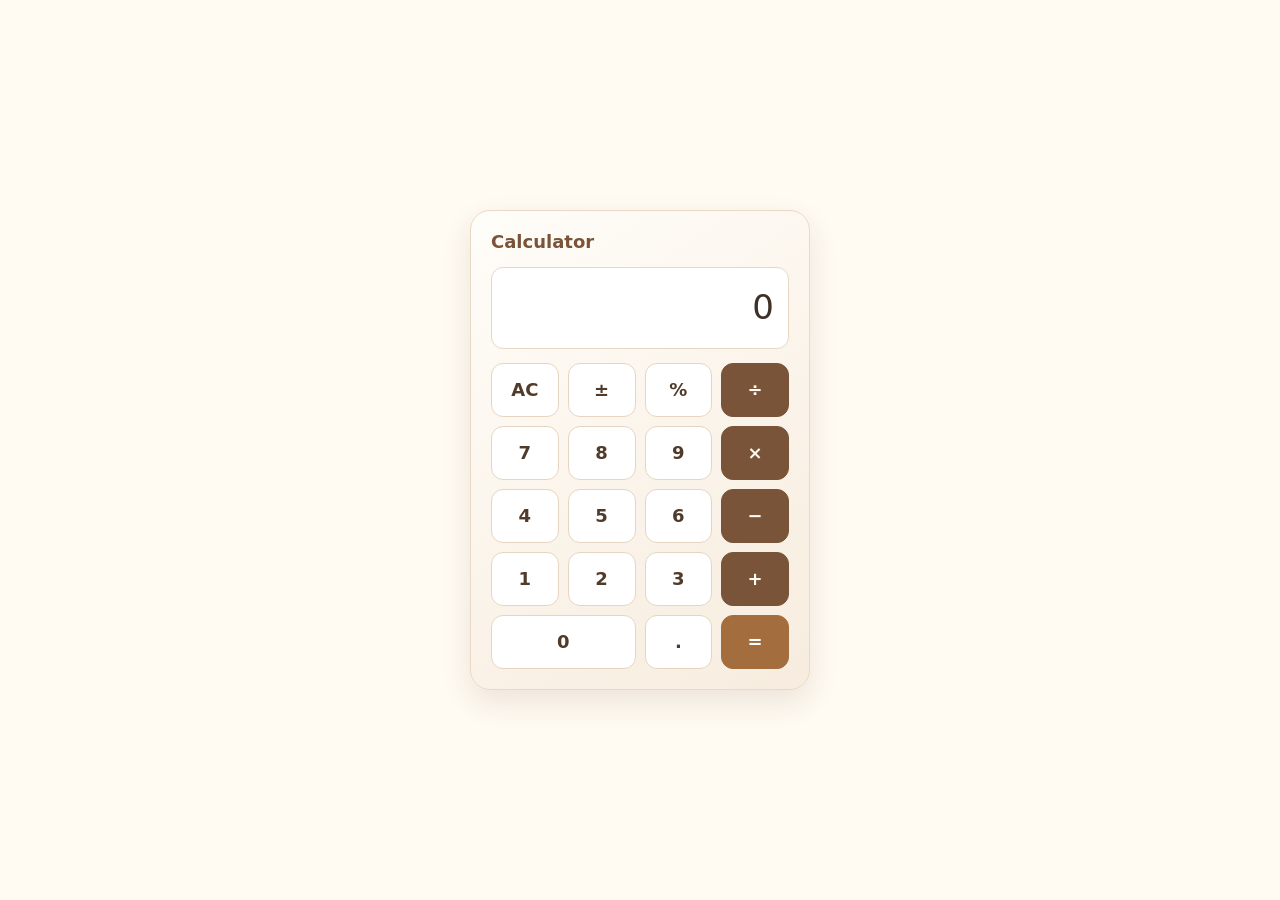
<file: frontend/components/calculator.html>
<!doctype html>
<html lang="en">
<head>
  <meta charset="utf-8">
  <meta name="viewport" content="width=device-width, initial-scale=1">
  <title>Calculator</title>
  <style>
    * { box-sizing: border-box; }
    body { min-height: 100vh; margin: 0; padding: 18px; display: grid; place-items: center; color: #3d3027; background: #fffaf2; font: 16px/1.4 system-ui, sans-serif; }
    .calculator { width: min(100%, 340px); padding: 20px; border: 1px solid #ead9c5; border-radius: 20px; background: linear-gradient(145deg, #fffdf9, #f7ecde); box-shadow: 0 12px 30px #53351e1c; }
    h1 { margin: 0 0 14px; color: #795438; font: 600 18px/1.2 system-ui, sans-serif; }
    output { display: block; min-height: 72px; margin-bottom: 14px; padding: 16px 14px; overflow: hidden; border: 1px solid #e7d8c6; border-radius: 12px; background: #fff; text-align: right; font-size: clamp(25px, 8vw, 34px); font-variant-numeric: tabular-nums; white-space: nowrap; }
    .keys { display: grid; grid-template-columns: repeat(4, 1fr); gap: 9px; }
    button { min-height: 54px; border: 1px solid #e6d5c1; border-radius: 12px; color: #503b2b; background: #fff; font: 600 18px system-ui, sans-serif; cursor: pointer; touch-action: manipulation; }
    button:hover { background: #f7ead9; }
    button:active { transform: scale(.97); }
    button.operator { color: #fffaf2; border-color: #795438; background: #795438; }
    button.operator:hover { background: #65452e; }
    button.equal { color: white; border-color: #a36d3d; background: #a36d3d; }
    button.wide { grid-column: span 2; }
    button:focus-visible { outline: 3px solid #d3a36f; outline-offset: 2px; }
  </style>
</head>
<body>
  <main class="calculator" aria-label="Calculator">
    <h1>Calculator</h1>
    <output id="display" aria-live="polite">0</output>
    <div class="keys" id="keys">
      <button type="button" data-action="clear">AC</button><button type="button" data-action="sign">±</button><button type="button" data-action="percent">%</button><button type="button" class="operator" data-op="÷">÷</button>
      <button type="button" data-digit="7">7</button><button type="button" data-digit="8">8</button><button type="button" data-digit="9">9</button><button type="button" class="operator" data-op="×">×</button>
      <button type="button" data-digit="4">4</button><button type="button" data-digit="5">5</button><button type="button" data-digit="6">6</button><button type="button" class="operator" data-op="−">−</button>
      <button type="button" data-digit="1">1</button><button type="button" data-digit="2">2</button><button type="button" data-digit="3">3</button><button type="button" class="operator" data-op="+">+</button>
      <button type="button" class="wide" data-digit="0">0</button><button type="button" data-action="decimal">.</button><button type="button" class="equal" data-action="equals">=</button>
    </div>
  </main>
  <script>
    const display = document.getElementById('display');
    const keys = document.getElementById('keys');
    let current = '0', stored = null, operator = null, fresh = false;
    function show(value = current) {
      current = String(value);
      display.textContent = current.length > 15 ? Number(current).toPrecision(10) : current;
    }
    function calculate(a, b, op) {
      if (op === '+') return a + b;
      if (op === '−') return a - b;
      if (op === '×') return a * b;
      if (op === '÷') return b === 0 ? NaN : a / b;
    }
    function enterOperator(next) {
      const value = Number(current);
      if (operator && !fresh) {
        const result = calculate(stored, value, operator);
        if (!Number.isFinite(result)) { current = 'Error'; stored = null; operator = null; fresh = true; show(); return; }
        stored = result;
        show(result);
      } else stored = value;
      operator = next;
      fresh = true;
    }
    keys.addEventListener('click', event => {
      const key = event.target.closest('button');
      if (!key) return;
      if (key.dataset.digit !== undefined) {
        const digit = key.dataset.digit;
        current = fresh || current === '0' || current === 'Error' ? digit : current + digit;
        fresh = false; show(); return;
      }
      if (key.dataset.op) { enterOperator(key.dataset.op); return; }
      switch (key.dataset.action) {
        case 'clear': current = '0'; stored = null; operator = null; fresh = false; show(); break;
        case 'decimal': if (fresh || current === 'Error') { current = '0.'; fresh = false; } else if (!current.includes('.')) current += '.'; show(); break;
        case 'sign': if (current !== '0' && current !== 'Error') show(-Number(current)); break;
        case 'percent': if (current !== 'Error') show(Number(current) / 100); break;
        case 'equals':
          if (!operator || stored === null || current === 'Error') break;
          { const result = calculate(stored, Number(current), operator); show(Number.isFinite(result) ? Number(result.toPrecision(12)) : 'Error'); }
          stored = null; operator = null; fresh = true; break;
      }
    });
    document.addEventListener('keydown', event => {
      if (/^[0-9]$/.test(event.key)) keys.querySelector(`[data-digit="${event.key}"]`).click();
      else if (event.key === '.') keys.querySelector('[data-action="decimal"]').click();
      else if (event.key === 'Enter' || event.key === '=') keys.querySelector('[data-action="equals"]').click();
      else if (event.key === 'Escape') keys.querySelector('[data-action="clear"]').click();
      else if (event.key === '+') enterOperator('+');
      else if (event.key === '-') enterOperator('−');
      else if (event.key === '*') enterOperator('×');
      else if (event.key === '/') { event.preventDefault(); enterOperator('÷'); }
    });
  </script>
</body>
</html>
</file>
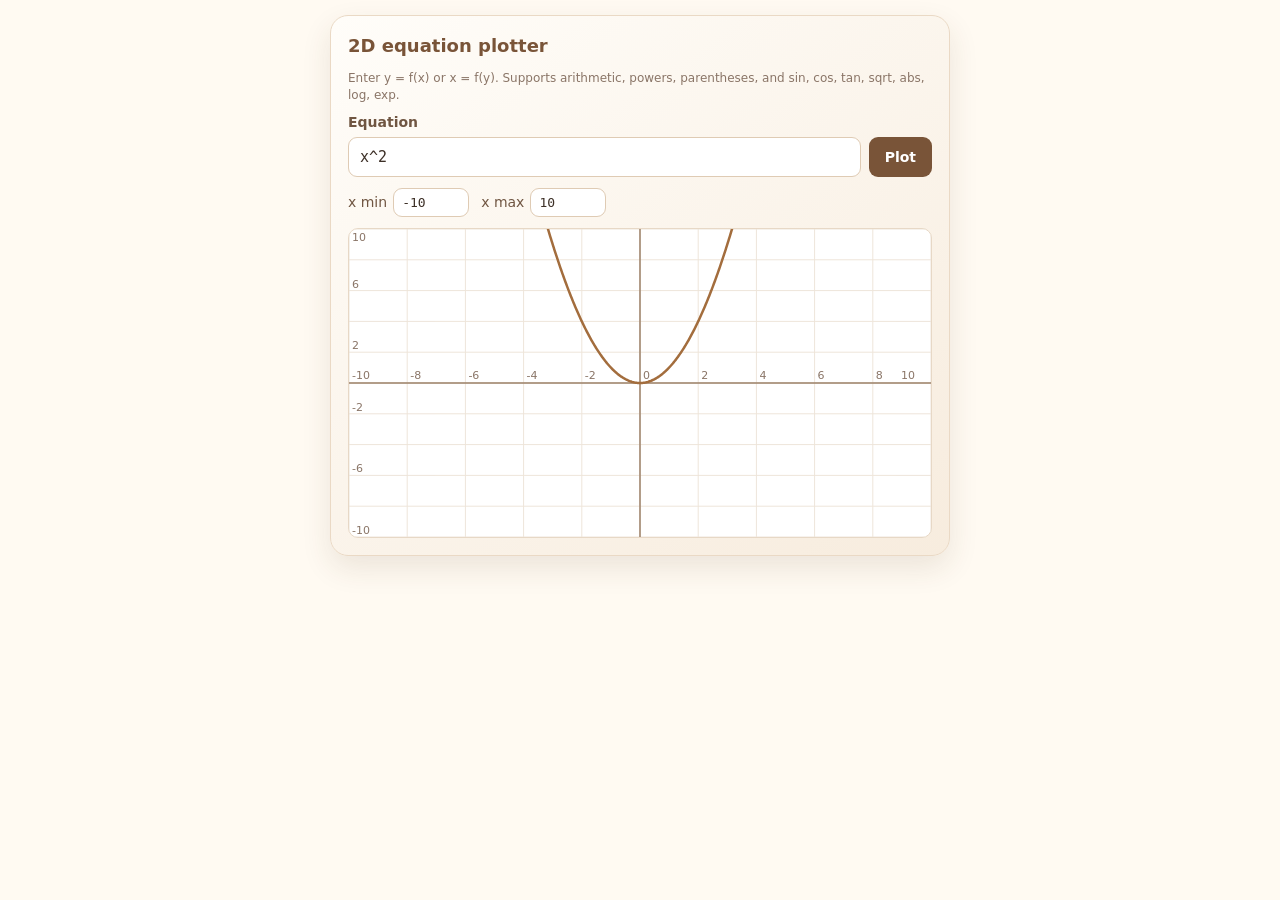
<file: frontend/components/plot2d.html>
<!doctype html>
<html lang="en">
<head>
  <meta charset="utf-8">
  <meta name="viewport" content="width=device-width, initial-scale=1">
  <title>2D Equation Plotter</title>
  <style>
    * { box-sizing: border-box; }
    body { margin: 0; padding: 15px; color: #3d3027; background: #fffaf2; font: 14px/1.4 system-ui, sans-serif; }
    .panel { width: min(100%, 620px); margin: auto; padding: 17px; border: 1px solid #ead9c5; border-radius: 18px; background: linear-gradient(145deg, #fffdf9, #f7ecde); box-shadow: 0 12px 30px #53351e1c; }
    h1 { margin: 0 0 12px; color: #795438; font-size: 18px; }
    label { display: block; margin-bottom: 5px; color: #705642; font-weight: 600; }
    .equation-row { display: flex; gap: 8px; }
    input { min-width: 0; border: 1px solid #dfcbb4; border-radius: 9px; padding: 10px 11px; color: #3d3027; background: white; font: 15px ui-monospace, monospace; }
    #equation { flex: 1; }
    button { border: 0; border-radius: 9px; padding: 0 16px; color: white; background: #795438; font: 600 14px system-ui, sans-serif; cursor: pointer; }
    button:hover { background: #65452e; }
    .ranges { display: flex; gap: 12px; margin: 11px 0; }
    .ranges label { display: flex; align-items: center; gap: 6px; margin: 0; font-weight: 400; }
    .ranges input { width: 76px; padding: 6px 8px; font-size: 13px; }
    canvas { display: block; width: 100%; height: 310px; border: 1px solid #e7d8c6; border-radius: 10px; background: #fff; }
    #message { min-height: 20px; margin: 8px 2px 0; color: #9a493c; font-size: 12px; }
    #message:empty { display: none; }
    .hint { margin: 0 0 9px; color: #8a7567; font-size: 12px; }
    @media(max-width: 430px) { body { padding: 9px; } .panel { padding: 12px; } canvas { height: 270px; } button { padding: 0 11px; } }
  </style>
</head>
<body>
  <main class="panel">
    <h1>2D equation plotter</h1>
    <p class="hint">Enter y = f(x) or x = f(y). Supports arithmetic, powers, parentheses, and sin, cos, tan, sqrt, abs, log, exp.</p>
    <label for="equation">Equation</label>
    <form id="plot-form" class="equation-row">
      <input id="equation" autocomplete="off" spellcheck="false" aria-label="Equation y equals f of x">
      <button type="submit">Plot</button>
    </form>
    <div class="ranges">
      <label for="x-min">x min <input id="x-min" type="number" value="-10" step="1"></label>
      <label for="x-max">x max <input id="x-max" type="number" value="10" step="1"></label>
    </div>
    <canvas id="graph" aria-label="Graph of the entered equation"></canvas>
    <div id="message" role="status" aria-live="polite"></div>
  </main>
  <script>
    const equationInput = document.getElementById('equation');
    const canvas = document.getElementById('graph');
    const ctx = canvas.getContext('2d');
    const message = document.getElementById('message');
    const params = new URLSearchParams(location.search);
    equationInput.value = (params.get('equation') || 'x^2').slice(0, 120);

    function compile(source, variable) {
      const tokens = source.match(/(?:\d+(?:\.\d*)?|\.\d+)(?:e[+-]?\d+)?|[a-zA-Z_]+|[()+\-*/^]/gi) || [];
      if (tokens.join('').replace(/\s/g, '').toLowerCase() !== source.replace(/\s/g, '').toLowerCase()) throw Error('Use numbers, x, operators, parentheses, and supported functions only.');
      let at = 0;
      const peek = () => tokens[at];
      const take = () => tokens[at++];
      function primary() {
        const token = take();
        if (!token) throw Error('Incomplete equation.');
        if (token === '(') { const node = expression(); if (take() !== ')') throw Error('Missing closing parenthesis.'); return node; }
        if (/^(?:\d|\.)/.test(token)) return () => Number(token);
        if (/^[a-z]+$/i.test(token)) {
          const name = token.toLowerCase();
          if (name === variable) return value => value;
          if (name === 'pi') return () => Math.PI;
          if (name === 'e') return () => Math.E;
          const funcs = { sin: Math.sin, cos: Math.cos, tan: Math.tan, sqrt: Math.sqrt, abs: Math.abs, log: Math.log, exp: Math.exp };
          const fn = funcs[name];
          if (!fn) throw Error(`Unknown name: ${token}`);
          if (peek() !== '(') throw Error(`${name} needs parentheses.`);
          take(); const arg = expression();
          if (take() !== ')') throw Error('Missing closing parenthesis.');
          return x => fn(arg(x));
        }
        throw Error(`Unexpected token: ${token}`);
      }
      function power() {
        let left = primary();
        if (peek() === '^') { take(); const right = unary(); const previous = left; left = x => Math.pow(previous(x), right(x)); }
        return left;
      }
      function unary() {
        if (peek() === '+') { take(); return unary(); }
        if (peek() === '-') { take(); const value = unary(); return x => -value(x); }
        return power();
      }
      function term() {
        let left = unary();
        while (peek() === '*' || peek() === '/') { const op = take(), previous = left, right = unary(); left = op === '*' ? x => previous(x) * right(x) : x => previous(x) / right(x); }
        return left;
      }
      function expression() {
        let left = term();
        while (peek() === '+' || peek() === '-') { const op = take(), previous = left, right = term(); left = op === '+' ? x => previous(x) + right(x) : x => previous(x) - right(x); }
        return left;
      }
      const fn = expression();
      if (at !== tokens.length) throw Error(`Unexpected token: ${tokens[at]}`);
      return fn;
    }

    function draw() {
      const width = canvas.clientWidth, height = canvas.clientHeight;
      const dpr = window.devicePixelRatio || 1;
      canvas.width = Math.round(width * dpr); canvas.height = Math.round(height * dpr);
      ctx.setTransform(dpr, 0, 0, dpr, 0, 0);
      ctx.clearRect(0, 0, width, height);
      const minX = Number(document.getElementById('x-min').value);
      const maxX = Number(document.getElementById('x-max').value);
      if (!Number.isFinite(minX) || !Number.isFinite(maxX) || maxX <= minX) { message.textContent = 'Choose an x min smaller than x max.'; return; }
      let fn, plotXFromY = false;
      try {
        const equation = equationInput.value.trim();
        const equalsAt = equation.indexOf('=');
        if (equalsAt >= 0) {
          if (equation.indexOf('=', equalsAt + 1) >= 0) throw Error('Use one equals sign, like y = x^2.');
          const left = equation.slice(0, equalsAt).trim().toLowerCase();
          if (left !== 'x' && left !== 'y') throw Error('Start the equation with x or y, like y = x^2.');
          plotXFromY = left === 'x';
          fn = compile(equation.slice(equalsAt + 1), plotXFromY ? 'y' : 'x');
        } else fn = compile(equation, 'x');
      }
      catch (error) { message.textContent = error.message; return; }
      message.textContent = '';
      const scale = (maxX - minX) / 10;
      const minY = -scale * 5, maxY = scale * 5;
      const px = x => (x - minX) / (maxX - minX) * width;
      const py = y => height - (y - minY) / (maxY - minY) * height;
      ctx.lineWidth = 1; ctx.strokeStyle = '#eee5da'; ctx.fillStyle = '#8a7567'; ctx.font = '11px system-ui';
      for (let i = 0; i <= 10; i++) {
        const x = minX + (maxX - minX) * i / 10, y = minY + (maxY - minY) * i / 10;
        ctx.beginPath(); ctx.moveTo(px(x), 0); ctx.lineTo(px(x), height); ctx.stroke();
        ctx.beginPath(); ctx.moveTo(0, py(y)); ctx.lineTo(width, py(y)); ctx.stroke();
        ctx.fillText(Number(x.toPrecision(3)), Math.min(width - 30, Math.max(2, px(x) + 3)), Math.min(height - 3, Math.max(12, py(0) - 4)));
        if (i % 2 === 0) ctx.fillText(Number(y.toPrecision(3)), 3, Math.min(height - 3, Math.max(12, py(y) - 3)));
      }
      ctx.strokeStyle = '#9b8068'; ctx.lineWidth = 1.5;
      if (minX <= 0 && maxX >= 0) { ctx.beginPath(); ctx.moveTo(px(0), 0); ctx.lineTo(px(0), height); ctx.stroke(); }
      if (minY <= 0 && maxY >= 0) { ctx.beginPath(); ctx.moveTo(0, py(0)); ctx.lineTo(width, py(0)); ctx.stroke(); }
      ctx.strokeStyle = '#a36d3d'; ctx.lineWidth = 2.5; ctx.beginPath();
      let started = false, previousY = null;
      const samples = Math.max(300, Math.ceil(width * 1.5));
      for (let i = 0; i <= samples; i++) {
        const inputValue = plotXFromY
          ? minY + (maxY - minY) * i / samples
          : minX + (maxX - minX) * i / samples;
        let value; try { value = fn(inputValue); } catch { value = NaN; }
        const x = plotXFromY ? value : inputValue;
        const y = plotXFromY ? inputValue : value;
        if (!Number.isFinite(value) || Math.abs(value) > (plotXFromY ? Math.abs(maxX) : Math.abs(maxY)) * 20 || (previousY !== null && Math.abs(y - previousY) > Math.abs(maxY) * 2)) { started = false; previousY = null; continue; }
        const sx = px(x), sy = py(y);
        if (started) ctx.lineTo(sx, sy); else { ctx.moveTo(sx, sy); started = true; }
        previousY = y;
      }
      ctx.stroke();
    }
    document.getElementById('plot-form').addEventListener('submit', event => { event.preventDefault(); draw(); });
    document.getElementById('x-min').addEventListener('change', draw);
    document.getElementById('x-max').addEventListener('change', draw);
    new ResizeObserver(draw).observe(canvas);
    draw();
  </script>
</body>
</html>
</file>
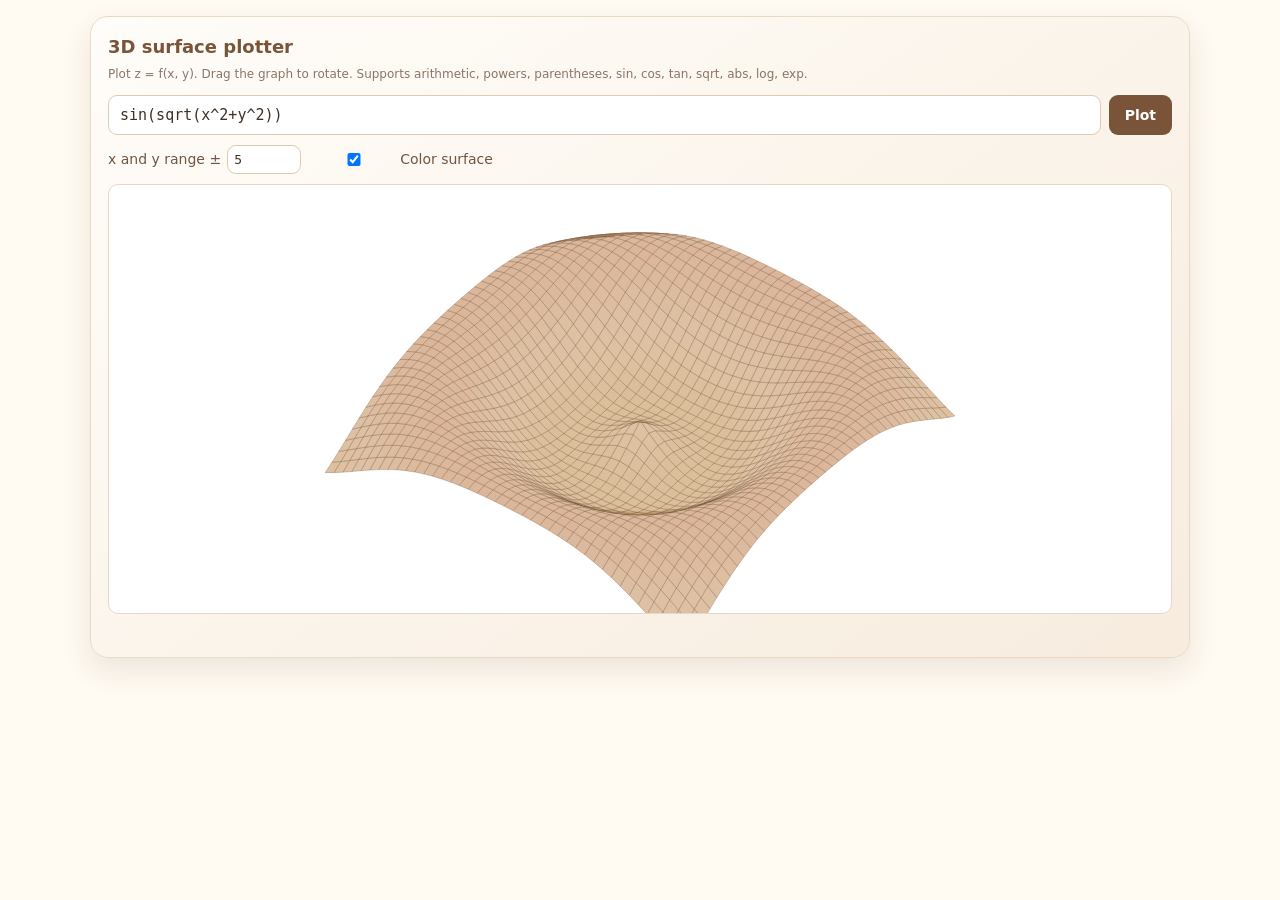
<file: frontend/components/plot3d.html>
<!doctype html>
<html lang="en">
<head>
  <meta charset="utf-8">
  <meta name="viewport" content="width=device-width, initial-scale=1">
  <title>3D Surface Plotter</title>
  <style>
    * { box-sizing: border-box; }
    body { margin: 0; padding: 16px; color: #3d3027; background: #fffaf2; font: 14px/1.4 system-ui, sans-serif; }
    .panel { max-width: 1100px; margin: auto; padding: 17px; border: 1px solid #ead9c5; border-radius: 18px; background: linear-gradient(145deg, #fffdf9, #f7ecde); box-shadow: 0 12px 30px #53351e1c; }
    h1 { margin: 0 0 7px; color: #795438; font-size: 18px; }
    .hint { margin: 0 0 12px; color: #8a7567; font-size: 12px; }
    form { display: flex; gap: 8px; }
    input { min-width: 0; border: 1px solid #dfcbb4; border-radius: 9px; padding: 10px 11px; color: #3d3027; background: white; font: 15px ui-monospace, monospace; }
    #equation { flex: 1; }
    button { border: 0; border-radius: 9px; padding: 0 16px; color: white; background: #795438; font: 600 14px system-ui, sans-serif; cursor: pointer; }
    .controls { display: flex; flex-wrap: wrap; gap: 12px; margin: 10px 0; color: #705642; }
    .controls label { display: flex; align-items: center; gap: 6px; }
    .controls input { width: 74px; padding: 6px; font-size: 13px; }
    canvas { display: block; width: 100%; height: 430px; border: 1px solid #e7d8c6; border-radius: 10px; background: #fff; cursor: grab; touch-action: none; }
    canvas:active { cursor: grabbing; }
    #message { min-height: 19px; margin: 7px 2px 0; color: #9a493c; font-size: 12px; }
    @media(max-width: 500px) { body { padding: 9px; } .panel { padding: 12px; } canvas { height: 340px; } }
  </style>
</head>
<body>
  <main class="panel">
    <h1>3D surface plotter</h1>
    <p class="hint">Plot z = f(x, y). Drag the graph to rotate. Supports arithmetic, powers, parentheses, sin, cos, tan, sqrt, abs, log, exp.</p>
    <form id="plot-form"><input id="equation" aria-label="Surface equation" autocomplete="off" spellcheck="false"><button>Plot</button></form>
    <div class="controls">
      <label>x and y range ±<input id="range" type="number" value="5" min="1" max="20" step="1"></label>
      <label><input id="fill" type="checkbox" checked> Color surface</label>
    </div>
    <canvas id="surface" aria-label="Interactive three dimensional surface graph"></canvas>
    <div id="message" role="status" aria-live="polite"></div>
  </main>
  <script>
    const input = document.getElementById('equation'), canvas = document.getElementById('surface');
    const ctx = canvas.getContext('2d'), message = document.getElementById('message');
    input.value = (new URLSearchParams(location.search).get('equation') || 'sin(sqrt(x^2+y^2))').slice(0, 120);
    let yaw = -0.65, pitch = 0.85, drag = null;
    function compile(source) {
      source = source.trim().replace(/^z\s*=\s*/i, '');
      const tokens = source.match(/(?:\d+(?:\.\d*)?|\.\d+)(?:e[+-]?\d+)?|[a-zA-Z_]+|[()+\-*/^]/gi) || [];
      if (!tokens.length || tokens.join('').toLowerCase() !== source.replace(/\s/g, '').toLowerCase()) throw Error('Use x, y, numbers, operators, and supported functions.');
      let i = 0; const peek = () => tokens[i], take = () => tokens[i++];
      function expr() {
        let f = term();
        while (peek() === '+' || peek() === '-') { const op = take(), a = f, b = term(); f = op === '+' ? (x,y) => a(x,y)+b(x,y) : (x,y) => a(x,y)-b(x,y); }
        return f;
      }
      function term() {
        let f = unary();
        while (peek() === '*' || peek() === '/') { const op = take(), a = f, b = unary(); f = op === '*' ? (x,y) => a(x,y)*b(x,y) : (x,y) => a(x,y)/b(x,y); }
        return f;
      }
      function unary() {
        if (peek() === '+') { take(); return unary(); }
        if (peek() === '-') { take(); const f = unary(); return (x,y) => -f(x,y); }
        return power();
      }
      function power() {
        let f = atom();
        if (peek() === '^') { take(); const a = f, b = unary(); f = (x,y) => Math.pow(a(x,y), b(x,y)); }
        return f;
      }
      function atom() {
        const t = take(); if (!t) throw Error('Incomplete equation.');
        if (t === '(') { const f = expr(); if (take() !== ')') throw Error('Missing closing parenthesis.'); return f; }
        if (/^(\d|\.)/.test(t)) return () => Number(t);
        const name = t.toLowerCase();
        if (name === 'x') return x => x;
        if (name === 'y') return (x,y) => y;
        if (name === 'pi') return () => Math.PI;
        if (name === 'e') return () => Math.E;
        const funcs = { sin: Math.sin, cos: Math.cos, tan: Math.tan, sqrt: Math.sqrt, abs: Math.abs, log: Math.log, exp: Math.exp };
        if (!funcs[name]) throw Error(`Unknown name: ${t}`);
        if (take() !== '(') throw Error(`${name} needs parentheses.`);
        const arg = expr(); if (take() !== ')') throw Error('Missing closing parenthesis.');
        return (x,y) => funcs[name](arg(x,y));
      }
      const f = expr(); if (i !== tokens.length) throw Error(`Unexpected token: ${tokens[i]}`); return f;
    }
    function draw() {
      const w = canvas.clientWidth, h = canvas.clientHeight, dpr = devicePixelRatio || 1;
      canvas.width = Math.round(w*dpr); canvas.height = Math.round(h*dpr); ctx.setTransform(dpr,0,0,dpr,0,0); ctx.clearRect(0,0,w,h);
      let fn; try { fn = compile(input.value); } catch(e) { message.textContent = e.message; return; }
      const range = Math.max(1, Math.min(20, Number(document.getElementById('range').value) || 5));
      const n = Math.max(22, Math.min(40, Math.floor(w/22))), centerX=w/2, centerY=h*.55, zoom=Math.min(w,h)*.105;
      const points = [];
      for (let j=0;j<=n;j++) for (let i=0;i<=n;i++) {
        const x=-range+2*range*i/n, y=-range+2*range*j/n;
        let z; try { z=fn(x,y); } catch { z=NaN; }
        points.push({x,y,z});
      }
      function project(p) {
        const cy=Math.cos(yaw), sy=Math.sin(yaw), cp=Math.cos(pitch), sp=Math.sin(pitch);
        const rx=p.x*cy-p.y*sy, ry=p.x*sy+p.y*cy;
        return { x:centerX+rx*zoom, y:centerY-(ry*cp-p.z*sp)*zoom, depth:ry*sp+p.z*cp, z:p.z };
      }
      const projected=points.map(p => Number.isFinite(p.z) ? project({...p,z:Math.max(-range*2,Math.min(range*2,p.z))}) : null);
      const cells=[];
      for (let j=0;j<n;j++) for (let i=0;i<n;i++) {
        const ids=[j*(n+1)+i,j*(n+1)+i+1,(j+1)*(n+1)+i+1,(j+1)*(n+1)+i];
        const ps=ids.map(id=>projected[id]); if(ps.every(Boolean)) cells.push({ps,depth:ps.reduce((a,p)=>a+p.depth,0)/4});
      }
      cells.sort((a,b)=>a.depth-b.depth);
      const colored=document.getElementById('fill').checked;
      for(const cell of cells) {
        const avg=cell.ps.reduce((a,p)=>a+p.z,0)/4;
        ctx.beginPath(); cell.ps.forEach((p,i)=>i?ctx.lineTo(p.x,p.y):ctx.moveTo(p.x,p.y)); ctx.closePath();
        const hue=30+Math.max(-20,Math.min(30,avg/range*20));
        ctx.fillStyle=colored?`hsla(${hue}, 47%, ${70-Math.min(18,Math.abs(avg/range)*18)}%, .8)`:'rgba(163,109,61,.1)';
        ctx.fill(); ctx.strokeStyle='rgba(111,78,51,.42)'; ctx.lineWidth=.65; ctx.stroke();
      }
      message.textContent='';
    }
    document.getElementById('plot-form').addEventListener('submit',e=>{e.preventDefault();draw();});
    document.getElementById('range').addEventListener('change',draw); document.getElementById('fill').addEventListener('change',draw);
    canvas.addEventListener('pointerdown',e=>{drag={x:e.clientX,y:e.clientY};canvas.setPointerCapture(e.pointerId);});
    canvas.addEventListener('pointermove',e=>{if(!drag)return; yaw+=(e.clientX-drag.x)*.009;pitch=Math.max(.15,Math.min(1.45,pitch+(e.clientY-drag.y)*.008));drag={x:e.clientX,y:e.clientY};draw();});
    canvas.addEventListener('pointerup',()=>drag=null); canvas.addEventListener('pointercancel',()=>drag=null);
    new ResizeObserver(draw).observe(canvas); draw();
  </script>
</body>
</html>
</file>
